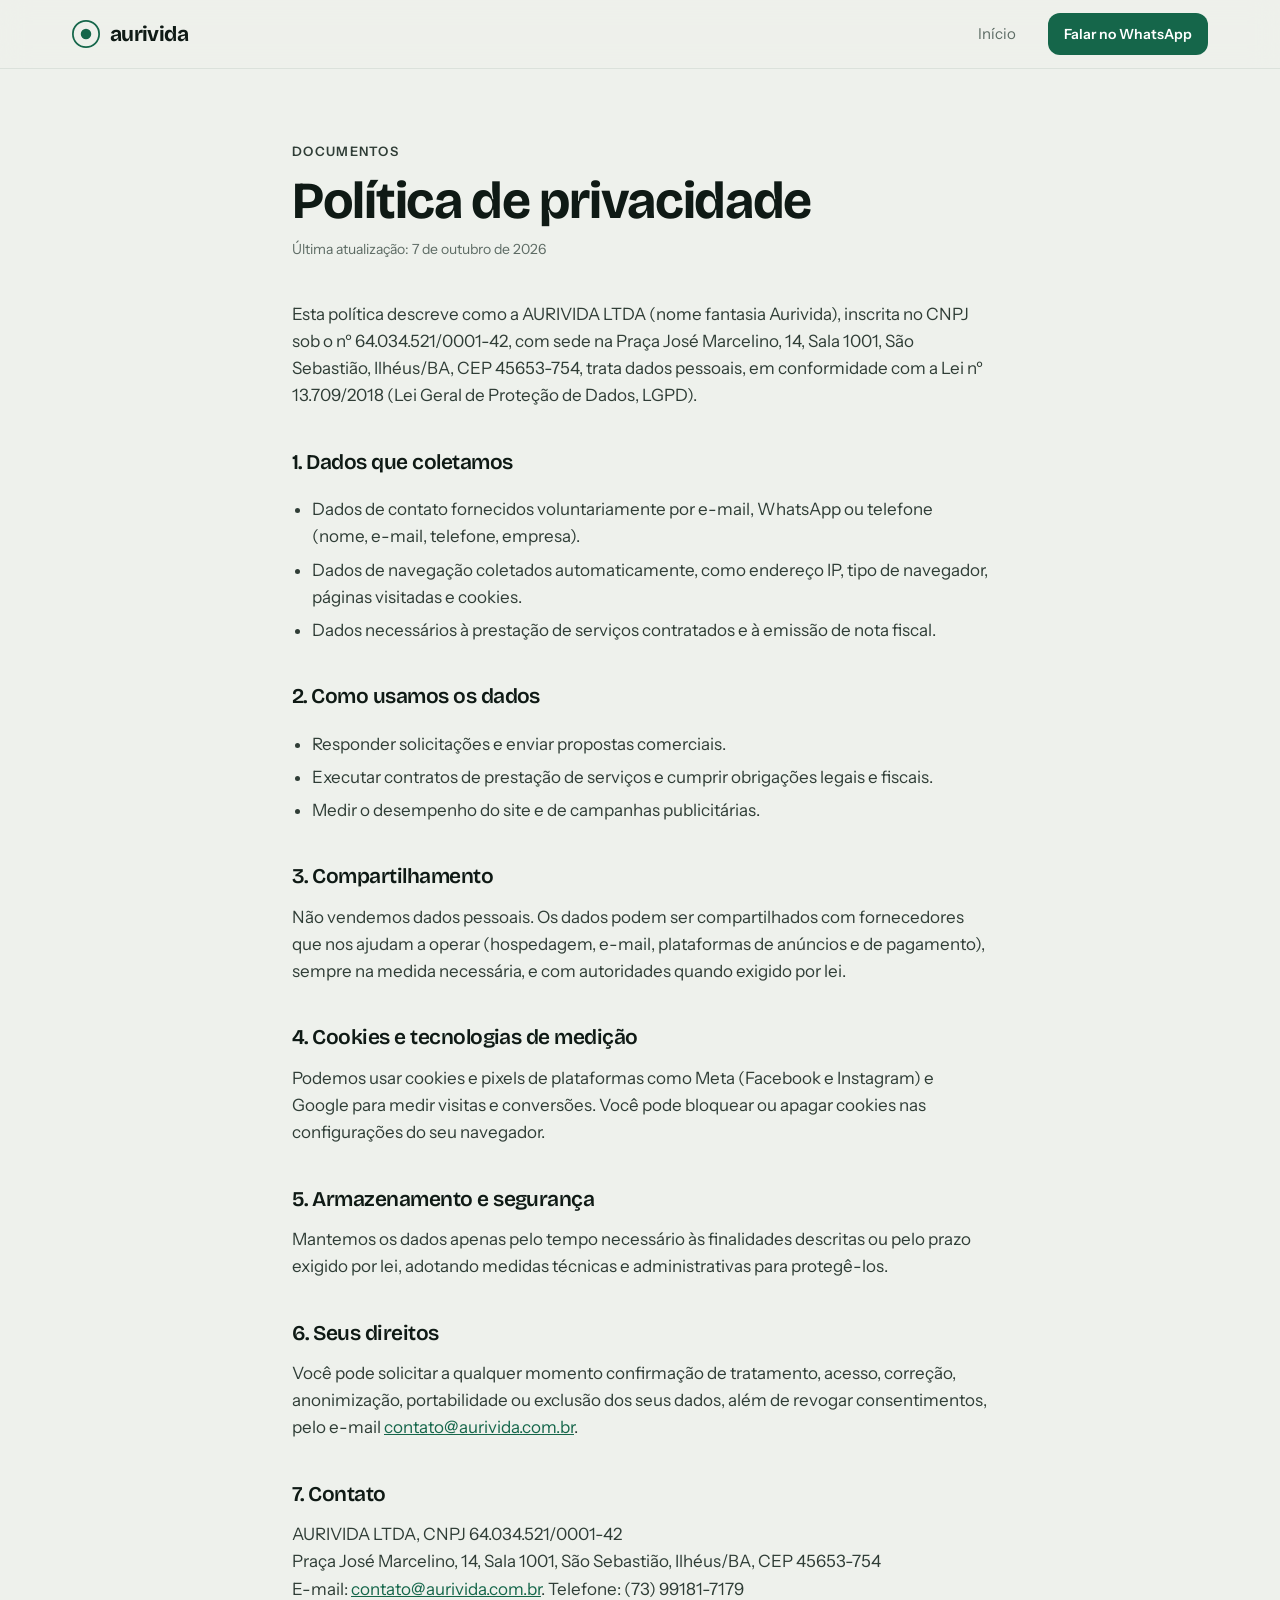
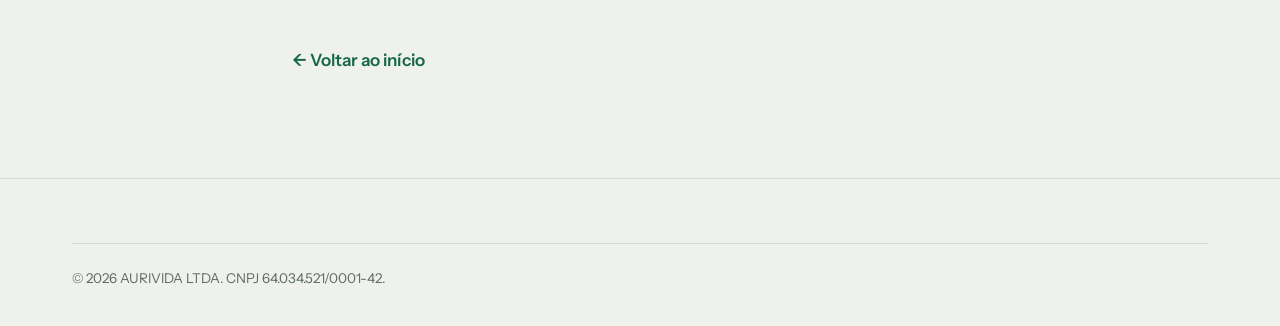
<file: privacidade.html>
<!doctype html>
<html lang="pt-BR">
<head>
<meta charset="utf-8">
<meta name="viewport" content="width=device-width, initial-scale=1">
<title>Política de Privacidade | Aurivida</title>
<meta name="description" content="Política de privacidade da AURIVIDA LTDA, CNPJ 64.034.521/0001-42.">
<link rel="icon" href="favicon.svg" type="image/svg+xml">
<link rel="preconnect" href="https://fonts.googleapis.com">
<link rel="preconnect" href="https://fonts.gstatic.com" crossorigin>
<link href="https://fonts.googleapis.com/css2?family=Bricolage+Grotesque:opsz,wght@12..96,500;12..96,600;12..96,700&family=Instrument+Sans:wght@400;500;600&display=swap" rel="stylesheet">
<link rel="stylesheet" href="style.css">
</head>
<body>
<header class="nav">
  <div class="wrap nav__in">
    <a class="logo" href="index.html" aria-label="Aurivida, início"><svg viewBox="0 0 32 32" aria-hidden="true"><circle cx="16" cy="16" r="15" fill="none" stroke="currentColor" stroke-width="2"/><circle cx="16" cy="16" r="6" fill="currentColor"/></svg><span>aurivida</span></a>
    <nav class="nav__links" aria-label="Seções"><a href="index.html">Início</a></nav>
    <a class="btn btn--accent btn--sm" href="https://wa.me/5573991817179" target="_blank" rel="noopener">Falar no WhatsApp</a>
  </div>
</header>
<main class="legal">
  <div class="wrap">
    <p class="eyebrow">Documentos</p>
    <h1>Política de privacidade</h1>
    <p class="upd">Última atualização: 7 de outubro de 2026</p>

    <p>Esta política descreve como a AURIVIDA LTDA (nome fantasia Aurivida), inscrita no CNPJ sob o nº 64.034.521/0001-42, com sede na Praça José Marcelino, 14, Sala 1001, São Sebastião, Ilhéus/BA, CEP 45653-754, trata dados pessoais, em conformidade com a Lei nº 13.709/2018 (Lei Geral de Proteção de Dados, LGPD).</p>

    <h2>1. Dados que coletamos</h2>
    <ul>
      <li>Dados de contato fornecidos voluntariamente por e-mail, WhatsApp ou telefone (nome, e-mail, telefone, empresa).</li>
      <li>Dados de navegação coletados automaticamente, como endereço IP, tipo de navegador, páginas visitadas e cookies.</li>
      <li>Dados necessários à prestação de serviços contratados e à emissão de nota fiscal.</li>
    </ul>

    <h2>2. Como usamos os dados</h2>
    <ul>
      <li>Responder solicitações e enviar propostas comerciais.</li>
      <li>Executar contratos de prestação de serviços e cumprir obrigações legais e fiscais.</li>
      <li>Medir o desempenho do site e de campanhas publicitárias.</li>
    </ul>

    <h2>3. Compartilhamento</h2>
    <p>Não vendemos dados pessoais. Os dados podem ser compartilhados com fornecedores que nos ajudam a operar (hospedagem, e-mail, plataformas de anúncios e de pagamento), sempre na medida necessária, e com autoridades quando exigido por lei.</p>

    <h2>4. Cookies e tecnologias de medição</h2>
    <p>Podemos usar cookies e pixels de plataformas como Meta (Facebook e Instagram) e Google para medir visitas e conversões. Você pode bloquear ou apagar cookies nas configurações do seu navegador.</p>

    <h2>5. Armazenamento e segurança</h2>
    <p>Mantemos os dados apenas pelo tempo necessário às finalidades descritas ou pelo prazo exigido por lei, adotando medidas técnicas e administrativas para protegê-los.</p>

    <h2>6. Seus direitos</h2>
    <p>Você pode solicitar a qualquer momento confirmação de tratamento, acesso, correção, anonimização, portabilidade ou exclusão dos seus dados, além de revogar consentimentos, pelo e-mail <a href="mailto:contato@aurivida.com.br">contato@aurivida.com.br</a>.</p>

    <h2>7. Contato</h2>
    <p>AURIVIDA LTDA, CNPJ 64.034.521/0001-42<br>
    Praça José Marcelino, 14, Sala 1001, São Sebastião, Ilhéus/BA, CEP 45653-754<br>
    E-mail: <a href="mailto:contato@aurivida.com.br">contato@aurivida.com.br</a>. Telefone: (73) 99181-7179</p>

    <a class="back" href="index.html">← Voltar ao início</a>
  </div>
</main>
<footer class="foot">
  <div class="wrap"><p class="foot__base" style="margin-top:0">© 2026 AURIVIDA LTDA. CNPJ 64.034.521/0001-42.</p></div>
</footer>
</body>
</html>
</file>
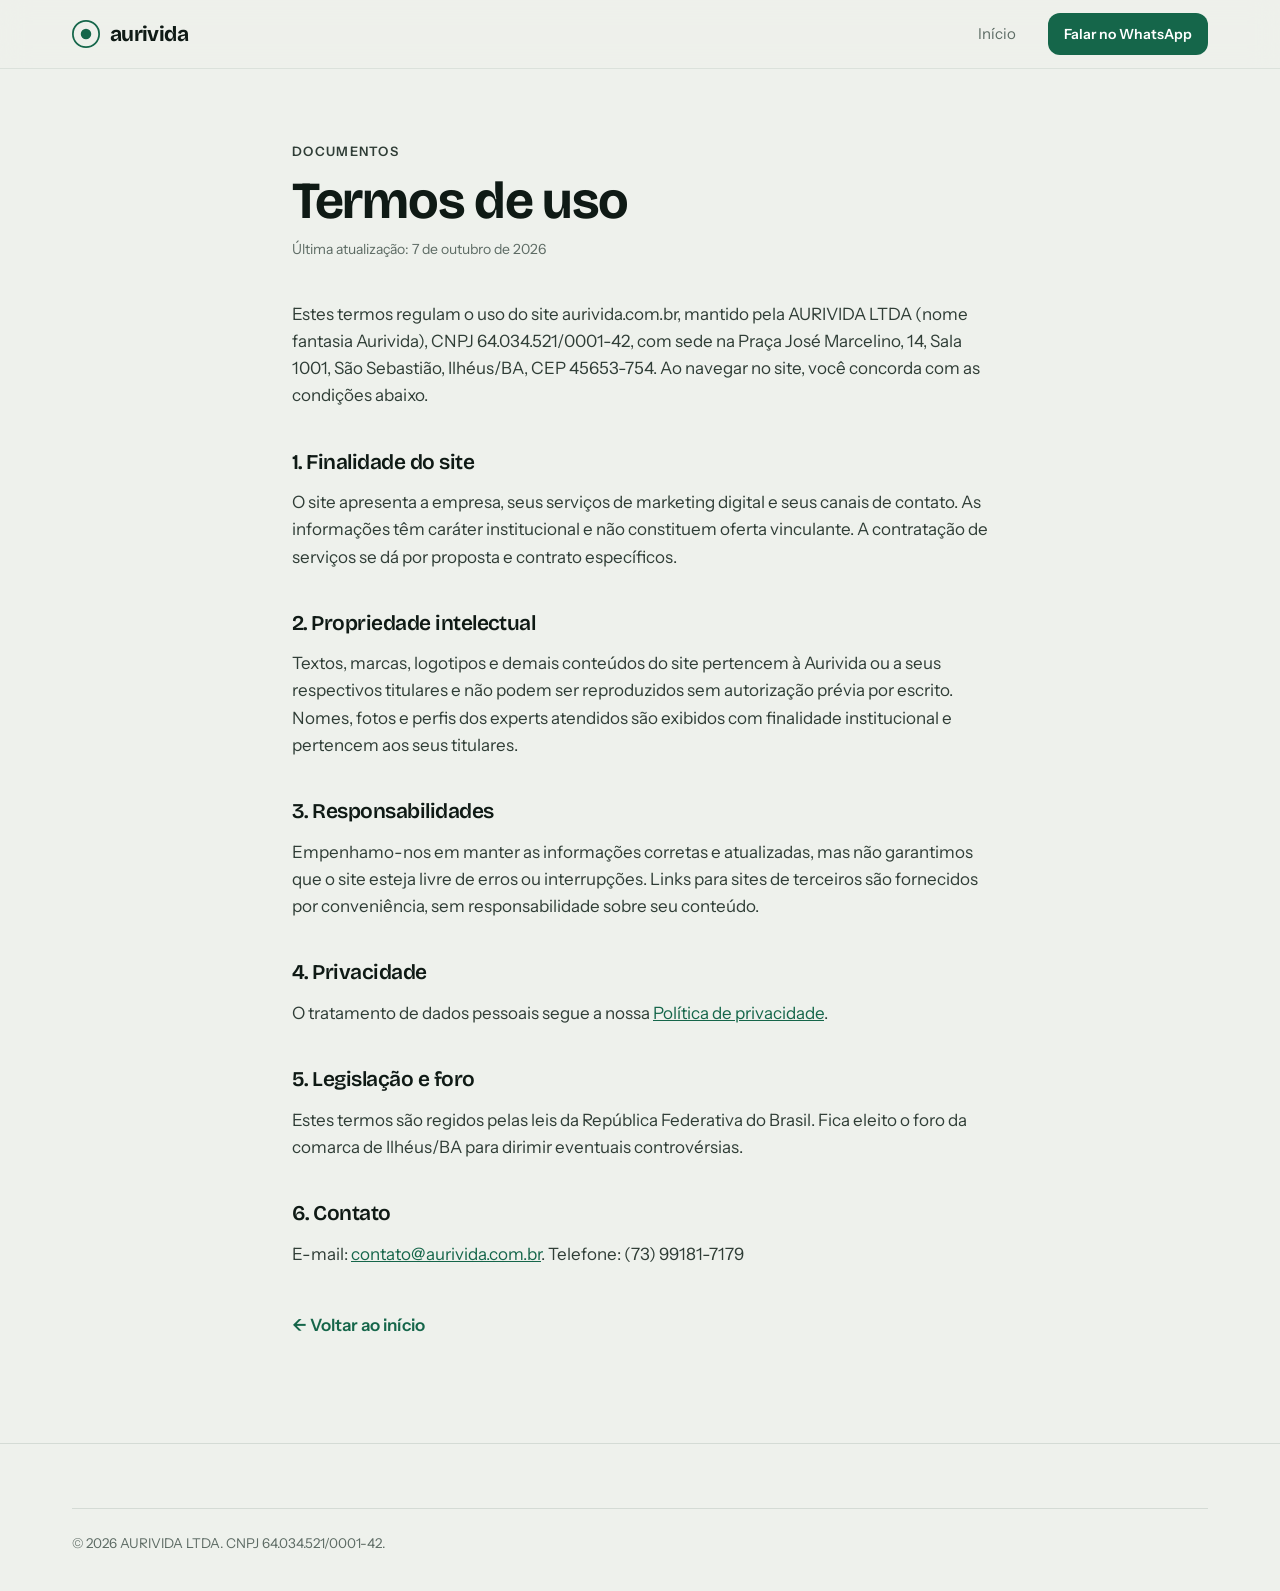
<file: termos.html>
<!doctype html>
<html lang="pt-BR">
<head>
<meta charset="utf-8">
<meta name="viewport" content="width=device-width, initial-scale=1">
<title>Termos de Uso | Aurivida</title>
<meta name="description" content="Termos de uso do site da AURIVIDA LTDA, CNPJ 64.034.521/0001-42.">
<link rel="icon" href="favicon.svg" type="image/svg+xml">
<link rel="preconnect" href="https://fonts.googleapis.com">
<link rel="preconnect" href="https://fonts.gstatic.com" crossorigin>
<link href="https://fonts.googleapis.com/css2?family=Bricolage+Grotesque:opsz,wght@12..96,500;12..96,600;12..96,700&family=Instrument+Sans:wght@400;500;600&display=swap" rel="stylesheet">
<link rel="stylesheet" href="style.css">
</head>
<body>
<header class="nav">
  <div class="wrap nav__in">
    <a class="logo" href="index.html" aria-label="Aurivida, início"><svg viewBox="0 0 32 32" aria-hidden="true"><circle cx="16" cy="16" r="15" fill="none" stroke="currentColor" stroke-width="2"/><circle cx="16" cy="16" r="6" fill="currentColor"/></svg><span>aurivida</span></a>
    <nav class="nav__links" aria-label="Seções"><a href="index.html">Início</a></nav>
    <a class="btn btn--accent btn--sm" href="https://wa.me/5573991817179" target="_blank" rel="noopener">Falar no WhatsApp</a>
  </div>
</header>
<main class="legal">
  <div class="wrap">
    <p class="eyebrow">Documentos</p>
    <h1>Termos de uso</h1>
    <p class="upd">Última atualização: 7 de outubro de 2026</p>

    <p>Estes termos regulam o uso do site aurivida.com.br, mantido pela AURIVIDA LTDA (nome fantasia Aurivida), CNPJ 64.034.521/0001-42, com sede na Praça José Marcelino, 14, Sala 1001, São Sebastião, Ilhéus/BA, CEP 45653-754. Ao navegar no site, você concorda com as condições abaixo.</p>

    <h2>1. Finalidade do site</h2>
    <p>O site apresenta a empresa, seus serviços de marketing digital e seus canais de contato. As informações têm caráter institucional e não constituem oferta vinculante. A contratação de serviços se dá por proposta e contrato específicos.</p>

    <h2>2. Propriedade intelectual</h2>
    <p>Textos, marcas, logotipos e demais conteúdos do site pertencem à Aurivida ou a seus respectivos titulares e não podem ser reproduzidos sem autorização prévia por escrito. Nomes, fotos e perfis dos experts atendidos são exibidos com finalidade institucional e pertencem aos seus titulares.</p>

    <h2>3. Responsabilidades</h2>
    <p>Empenhamo-nos em manter as informações corretas e atualizadas, mas não garantimos que o site esteja livre de erros ou interrupções. Links para sites de terceiros são fornecidos por conveniência, sem responsabilidade sobre seu conteúdo.</p>

    <h2>4. Privacidade</h2>
    <p>O tratamento de dados pessoais segue a nossa <a href="privacidade.html">Política de privacidade</a>.</p>

    <h2>5. Legislação e foro</h2>
    <p>Estes termos são regidos pelas leis da República Federativa do Brasil. Fica eleito o foro da comarca de Ilhéus/BA para dirimir eventuais controvérsias.</p>

    <h2>6. Contato</h2>
    <p>E-mail: <a href="mailto:contato@aurivida.com.br">contato@aurivida.com.br</a>. Telefone: (73) 99181-7179</p>

    <a class="back" href="index.html">← Voltar ao início</a>
  </div>
</main>
<footer class="foot">
  <div class="wrap"><p class="foot__base" style="margin-top:0">© 2026 AURIVIDA LTDA. CNPJ 64.034.521/0001-42.</p></div>
</footer>
</body>
</html>
</file>
<file: style.css>
:root {
  --bg: #0c1210;
  --surface: #131b18;
  --surface-2: #101715;
  --ink: #e8efe9;
  --ink-2: #c3cec7;
  --muted: #8d9a93;
  --line: #22302a;
  --accent: #7fd1ae;
  --accent-ink: #a6e3c8;
  --on-accent: #0c1210;
  --accent-soft: rgba(127, 209, 174, .1);
  --shadow: 0 24px 60px -30px rgba(0, 0, 0, .7);
  --r: 22px;
  --display: "Bricolage Grotesque", ui-sans-serif, system-ui, sans-serif;
  --body: "Instrument Sans", ui-sans-serif, system-ui, -apple-system, "Segoe UI", Roboto, sans-serif;
  --wrap: 1200px;
  color-scheme: dark;
}
@media (prefers-color-scheme: light) {
  :root {
    --bg: #eef1ec;
    --surface: #ffffff;
    --surface-2: #e4e9e3;
    --ink: #0f1a15;
    --ink-2: #2f3d36;
    --muted: #5d6b64;
    --line: #d4dbd5;
    --accent: #15664a;
    --accent-ink: #11553d;
    --on-accent: #ffffff;
    --accent-soft: rgba(21, 102, 74, .09);
    --shadow: 0 24px 60px -32px rgba(15, 40, 30, .35);
    color-scheme: light;
  }
}

*, *::before, *::after { box-sizing: border-box; }
html { scroll-behavior: smooth; scroll-padding-top: 80px; -webkit-text-size-adjust: 100%; }
body { margin: 0; background: var(--bg); color: var(--ink); font: 400 17px/1.6 var(--body); -webkit-font-smoothing: antialiased; }
img { max-width: 100%; height: auto; display: block; }
a { color: inherit; }
h1, h2, h3, h4, p, figure { margin: 0; }
h1, h2, h3 { font-family: var(--display); letter-spacing: -0.025em; }
address { font-style: normal; }
::selection { background: var(--accent); color: var(--on-accent); }
:focus-visible { outline: 2px solid var(--accent); outline-offset: 3px; border-radius: 6px; }

.wrap { width: 100%; max-width: var(--wrap); margin: 0 auto; padding: 0 32px; }
.eyebrow { font-size: 13px; font-weight: 600; letter-spacing: .1em; text-transform: uppercase; color: var(--accent); }

/* buttons */
.btn {
  display: inline-flex; align-items: center; gap: 10px; white-space: nowrap;
  height: 52px; padding: 0 24px; border-radius: 14px;
  font: 600 15px/1 var(--body); text-decoration: none;
  transition: background-color .25s, color .25s, border-color .25s, transform .2s cubic-bezier(.16,1,.3,1);
}
.btn:active { transform: scale(.98); }
.btn i { font-size: 19px; }
.btn--sm { height: 42px; padding: 0 16px; font-size: 14px; border-radius: 12px; }
.btn--accent { background: var(--accent); color: var(--on-accent); }
.btn--accent:hover { background: var(--accent-ink); }
.btn--ghost { border: 1px solid var(--line); color: var(--ink); }
.btn--ghost:hover { border-color: var(--accent); color: var(--accent); }
.btn--dark { background: #0c1210; color: #e8efe9; }
.btn--dark:hover { background: #1b2622; }

/* nav */
.nav {
  position: sticky; top: 0; z-index: 10;
  background: color-mix(in srgb, var(--bg) 80%, transparent);
  backdrop-filter: saturate(1.3) blur(14px); -webkit-backdrop-filter: saturate(1.3) blur(14px);
  border-bottom: 1px solid color-mix(in srgb, var(--line) 70%, transparent);
}
.nav__in { display: flex; align-items: center; gap: 32px; height: 68px; }
.logo { display: inline-flex; align-items: center; gap: 10px; text-decoration: none; color: var(--ink); }
.logo svg { width: 28px; height: 28px; color: var(--accent); }
.logo span { font: 700 21px/1 var(--display); letter-spacing: -0.03em; }
.nav__links { display: flex; gap: 28px; margin-left: auto; font-size: 15px; }
.nav__links a { text-decoration: none; color: var(--muted); transition: color .2s; }
.nav__links a:hover { color: var(--ink); }

/* hero */
.hero { padding: 64px 0 32px; position: relative; overflow: hidden; }
.hero::before {
  content: ""; position: absolute; width: 900px; height: 900px; left: -300px; top: -420px; pointer-events: none;
  background: radial-gradient(closest-side, var(--accent-soft), transparent);
}
.hero__grid { position: relative; display: grid; grid-template-columns: 1.25fr .75fr; gap: 56px; align-items: center; }
.hero__copy { display: grid; gap: 22px; }
.hero h1 { font-size: clamp(40px, 4.7vw, 64px); line-height: 1; font-weight: 700; letter-spacing: -0.04em; text-wrap: balance; }
.hero h1 span { color: var(--accent); display: block; }
.hero__lede { font-size: 19px; color: var(--ink-2); max-width: 46ch; }
.hero__actions { display: flex; flex-wrap: wrap; gap: 12px; margin-top: 8px; }
.hero__art { border-radius: 28px; overflow: hidden; box-shadow: var(--shadow); aspect-ratio: 4 / 5; max-height: 620px; width: 100%; justify-self: end; border: 1px solid var(--line); }
.hero__art img { width: 100%; height: 100%; object-fit: cover; }

/* proof strip */
.proof { padding: 24px 0 8px; }
.proof__in { display: flex; align-items: center; gap: 20px; padding: 18px 22px; border-radius: 18px; background: var(--surface); border: 1px solid var(--line); }
.avatars { display: flex; flex: none; }
.avatars img { width: 44px; height: 44px; border-radius: 50%; object-fit: cover; border: 2px solid var(--surface); }
.avatars img + img { margin-left: -12px; }
.proof p { color: var(--muted); font-size: 15.5px; }
.proof strong { color: var(--ink); font-weight: 600; }

/* sections */
.sec { padding: 104px 0; }
.sec--alt { background: var(--surface-2); border-top: 1px solid var(--line); border-bottom: 1px solid var(--line); }
.sec__head { display: grid; gap: 14px; margin-bottom: 48px; max-width: 760px; }
.sec__head h2, .method h2, .cta h2 { font-size: clamp(32px, 4vw, 52px); line-height: 1.04; font-weight: 700; letter-spacing: -0.035em; text-wrap: balance; }
.sec__head p { color: var(--muted); font-size: 18px; max-width: 58ch; }

/* brands: horizontal rows */
.brands { display: grid; gap: 12px; }
.brand {
  display: grid; grid-template-columns: 88px 1fr auto; gap: 28px; align-items: center;
  padding: 22px 28px 22px 22px; border-radius: var(--r); background: var(--surface); border: 1px solid var(--line);
  transition: border-color .3s, transform .35s cubic-bezier(.16,1,.3,1);
}
.brand:hover { border-color: color-mix(in srgb, var(--accent) 50%, var(--line)); transform: translateX(4px); }
.brand__photo { width: 88px; height: 88px; border-radius: 18px; object-fit: cover; }
.brand__body { display: grid; gap: 2px; }
.tag { font-size: 12.5px; font-weight: 600; color: var(--accent); letter-spacing: .02em; }
.brand h3 { font-size: 22px; font-weight: 600; display: flex; align-items: center; gap: 6px; }
.verified { color: var(--accent); font-size: 18px; }
.handle { font-size: 14.5px; color: var(--muted); text-decoration: none; width: fit-content; }
.handle:hover { color: var(--accent); }
.brand__body p { margin-top: 6px; color: var(--ink-2); font-size: 15.5px; max-width: 60ch; }
.brand__nums { margin: 0; display: flex; gap: 28px; text-align: right; }
.brand__nums dt { font-size: 13px; color: var(--muted); }
.brand__nums dd { margin: 0; font: 700 30px/1.1 var(--display); letter-spacing: -0.03em; }

/* bento */
.bento { display: grid; grid-template-columns: repeat(4, 1fr); grid-template-rows: auto auto; gap: 14px; }
.bento__art { grid-column: span 2; grid-row: span 2; border-radius: var(--r); overflow: hidden; border: 1px solid var(--line); }
.bento__art img { width: 100%; height: 100%; object-fit: cover; }
.cell { display: grid; gap: 10px; align-content: start; padding: 26px; border-radius: var(--r); background: var(--surface); border: 1px solid var(--line); }
.cell i { font-size: 28px; color: var(--accent); }
.cell h3 { font-size: 20px; font-weight: 600; margin-top: 18px; }
.cell p { color: var(--muted); font-size: 15.5px; }
.cell--accent { background: var(--accent); border-color: var(--accent); }
.cell--accent i, .cell--accent h3 { color: var(--on-accent); }
.cell--accent p { color: color-mix(in srgb, var(--on-accent) 75%, transparent); }

/* method */
.method { display: grid; grid-template-columns: 1fr 1fr; gap: 64px; align-items: center; }
.method__art { border-radius: 28px; overflow: hidden; border: 1px solid var(--line); box-shadow: var(--shadow); }
.steps { list-style: none; margin: 32px 0 0; padding: 0; counter-reset: s; display: grid; gap: 0; }
.steps li { counter-increment: s; display: grid; grid-template-columns: 44px 1fr; column-gap: 18px; padding: 18px 0; }
.steps li + li { border-top: 1px solid var(--line); }
.steps li::before {
  content: counter(s); grid-row: span 2; width: 44px; height: 44px; border-radius: 12px; display: grid; place-items: center;
  background: var(--accent-soft); color: var(--accent); font: 700 18px/1 var(--display);
}
.steps h3 { font-size: 20px; font-weight: 600; }
.steps p { color: var(--muted); font-size: 15.5px; }

/* cta */
.cta { padding: 0 0 104px; }
.cta__in {
  display: flex; align-items: center; justify-content: space-between; gap: 32px; flex-wrap: wrap;
  padding: 56px; border-radius: 28px; background: #7fd1ae; color: #0c1210;
  background-image: radial-gradient(circle at 85% 0%, rgba(255,255,255,.45), transparent 50%);
}
.cta h2 { max-width: 20ch; }

/* footer */
.foot { border-top: 1px solid var(--line); padding: 64px 0 36px; font-size: 15px; color: var(--muted); }
.foot__top { display: flex; align-items: center; justify-content: space-between; gap: 20px; flex-wrap: wrap; margin-bottom: 40px; }
.foot__grid { display: grid; grid-template-columns: 1fr 1.3fr 1.2fr .9fr; gap: 32px; }
.foot__grid h4 { font-size: 14px; font-weight: 600; color: var(--ink); margin-bottom: 12px; }
.foot__grid p + p { margin-top: 6px; }
.foot__grid a { text-decoration: none; overflow-wrap: anywhere; }
.foot__grid a:hover { color: var(--accent); }
.foot__base { margin-top: 48px; padding-top: 24px; border-top: 1px solid var(--line); font-size: 13.5px; }

/* legal pages */
.legal { padding: 72px 0 104px; }
.legal .wrap { max-width: 760px; }
.legal h1 { font-size: clamp(36px, 5vw, 52px); line-height: 1.05; font-weight: 700; margin: 12px 0 10px; }
.legal .upd { color: var(--muted); font-size: 14px; margin-bottom: 40px; }
.legal h2 { font-size: 21px; font-weight: 600; margin: 36px 0 10px; }
.legal p, .legal li { color: var(--ink-2); }
.legal p + p { margin-top: 12px; }
.legal ul { padding-left: 20px; display: grid; gap: 6px; }
.legal a { color: var(--accent); }
.legal .back { display: inline-block; margin-top: 44px; font-weight: 600; text-decoration: none; }

/* motion */
.js .reveal { opacity: 0; transform: translateY(18px); transition: opacity .7s cubic-bezier(.16,1,.3,1) var(--d, 0ms), transform .7s cubic-bezier(.16,1,.3,1) var(--d, 0ms); }
.js .reveal.in { opacity: 1; transform: none; }
@media (prefers-reduced-motion: reduce) {
  html { scroll-behavior: auto; }
  .js .reveal { opacity: 1; transform: none; transition: none; }
  .brand, .btn { transition: none; }
}

/* responsive */
@media (max-width: 1024px) {
  .hero__grid, .method { grid-template-columns: 1fr; gap: 40px; }
  .hero__art { justify-self: stretch; aspect-ratio: 16 / 13; max-height: 520px; }
  .bento { grid-template-columns: 1fr 1fr; }
  .bento__art { grid-column: span 2; grid-row: auto; }
  .foot__grid { grid-template-columns: 1fr 1fr; }
}
@media (max-width: 760px) {
  body { font-size: 16px; }
  .wrap { padding: 0 16px; }
  .nav__links { display: none; }
  .nav .btn--sm { margin-left: auto; }
  .hero { padding-top: 40px; }
  .hero__lede { font-size: 17px; }
  .proof__in { flex-direction: column; align-items: flex-start; }
  .sec { padding: 72px 0; }
  .brand { grid-template-columns: 64px 1fr; gap: 16px; padding: 18px; }
  .brand__photo { width: 64px; height: 64px; border-radius: 14px; }
  .brand__nums { grid-column: 1 / -1; text-align: left; padding-top: 12px; border-top: 1px solid var(--line); }
  .bento { grid-template-columns: 1fr; }
  .bento__art { grid-column: auto; }
  .cta__in { padding: 36px 22px; }
  .foot__grid { grid-template-columns: 1fr; gap: 28px; }
}
</file>
